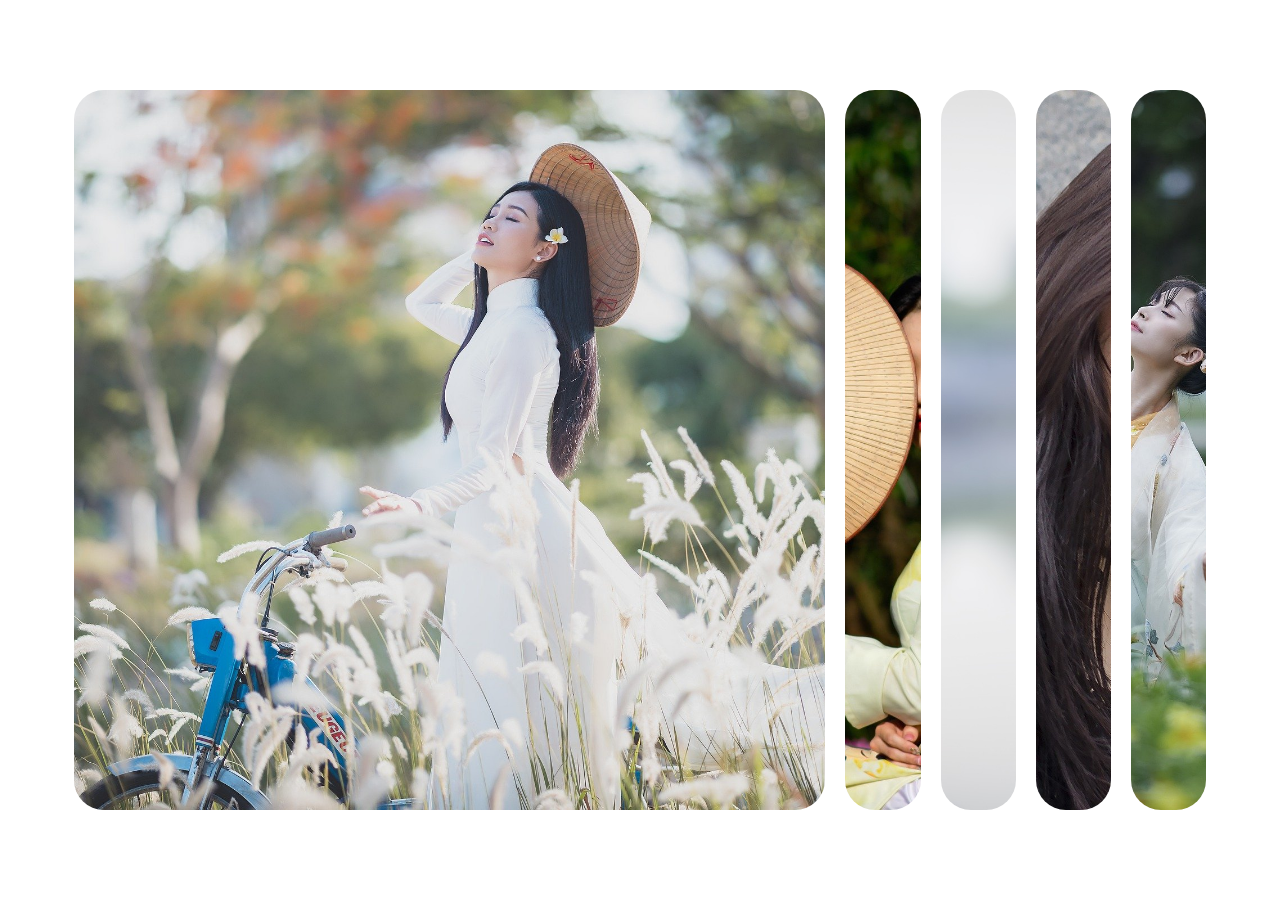
<file: Day1/index.html>
<!DOCTYPE html>
<html lang="en">
    <head>
        <meta charset="UTF-8" />
        <meta http-equiv="X-UA-Compatible" content="IE=edge" />
        <meta name="viewport" content="width=device-width, initial-scale=1.0" />
        <title>Document</title>
        <link rel="stylesheet" href="./style.css" />
    </head>
    <body>
        <div class="main">
            <div class="panel panel1 active"></div>
            <div class="panel panel2"></div>
            <div class="panel panel3"></div>
            <div class="panel panel4"></div>
            <div class="panel panel5"></div>
        </div>
        <script src="./main.js"></script>
    </body>
</html>
</file>
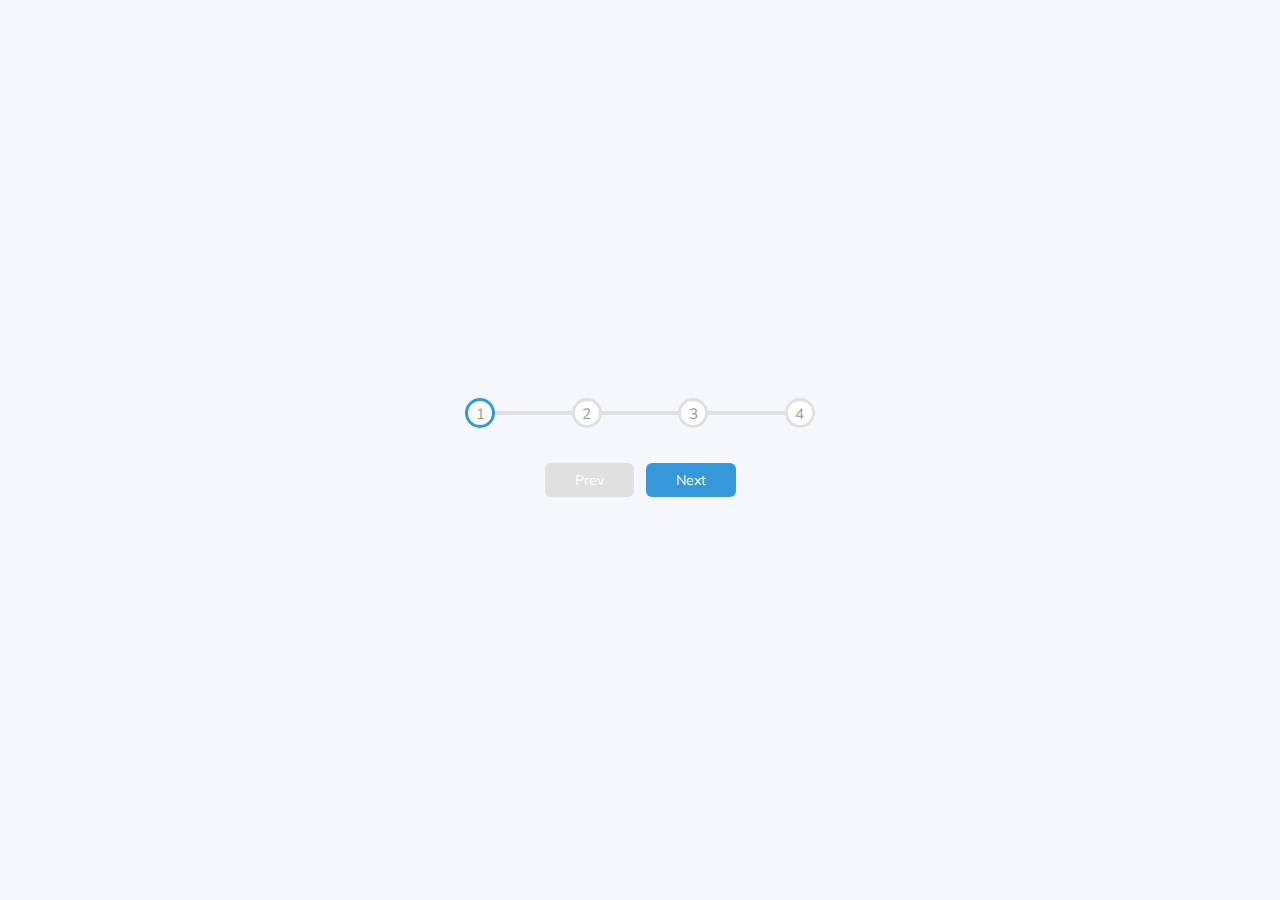
<file: Day2/index.html>
<!DOCTYPE html>
<html lang="en">
    <head>
        <meta charset="UTF-8" />
        <meta http-equiv="X-UA-Compatible" content="IE=edge" />
        <meta name="viewport" content="width=device-width, initial-scale=1.0" />
        <title>Document</title>
        <link rel="stylesheet" href="./style.css" />
    </head>
    <body>
        <div class="main">
            <div class="progress__main">
                <div class="progress__sub"></div>
                <div class="circle active">1</div>
                <div class="circle">2</div>
                <div class="circle">3</div>
                <div class="circle">4</div>
            </div>
            <button id="prev" class="btn">Prev</button>
            <button id="next" class="btn" disabled>Next</button>
        </div>
        <script src="./main.js"></script>
    </body>
</html>
</file>
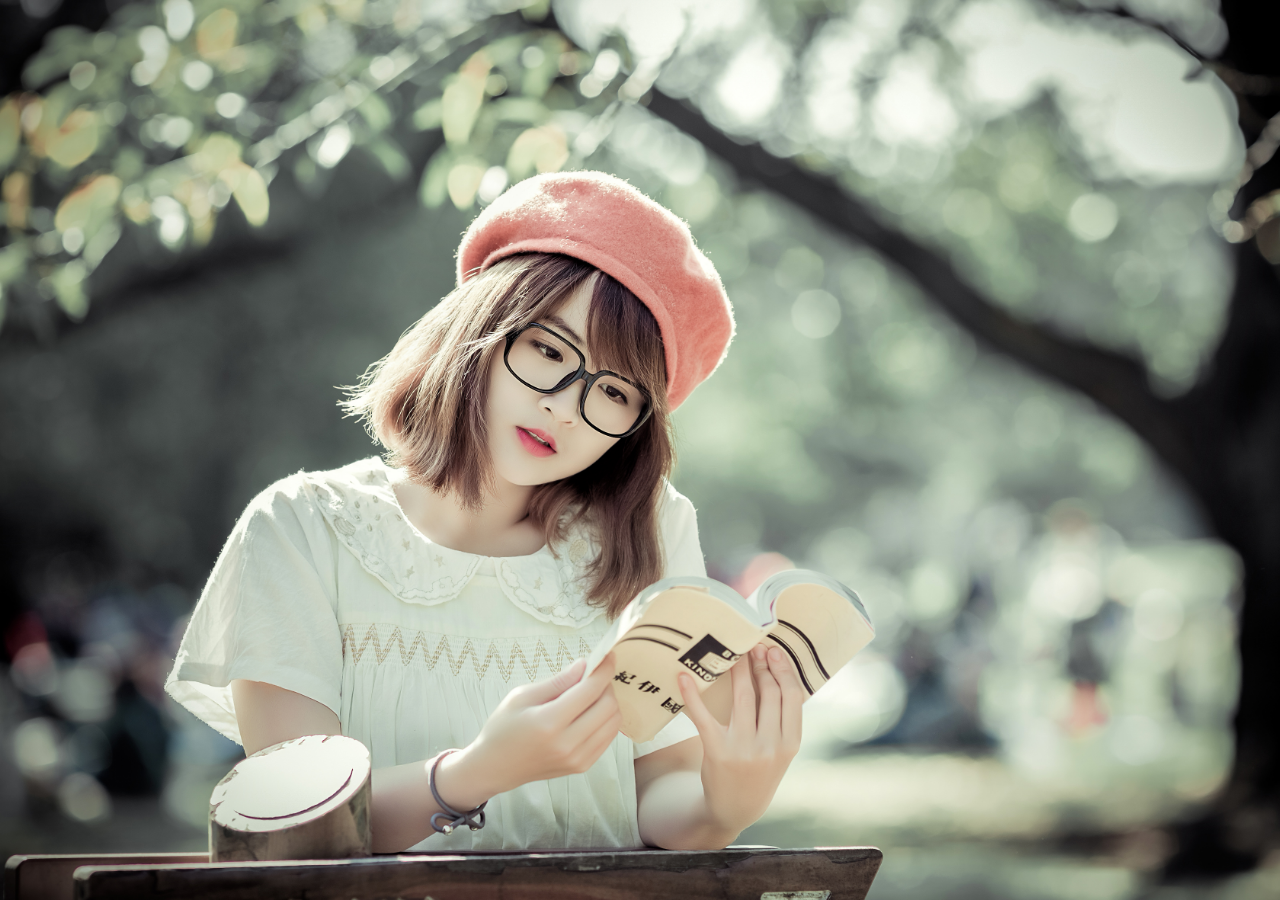
<file: Day5/index.html>
<!DOCTYPE html>
<html lang="en">
    <head>
        <meta charset="UTF-8" />
        <meta http-equiv="X-UA-Compatible" content="IE=edge" />
        <meta name="viewport" content="width=device-width, initial-scale=1.0" />
        <title>Document</title>
        <link rel="stylesheet" href="./style.css" />
    </head>
    <body>
        <div class="main">
            <div class="background" style="filter: blur(0px)"></div>
            <div class="loading" style="opacity: 0">100%</div>
        </div>
        <script src="./main.js"></script>
    </body>
</html>
</file>
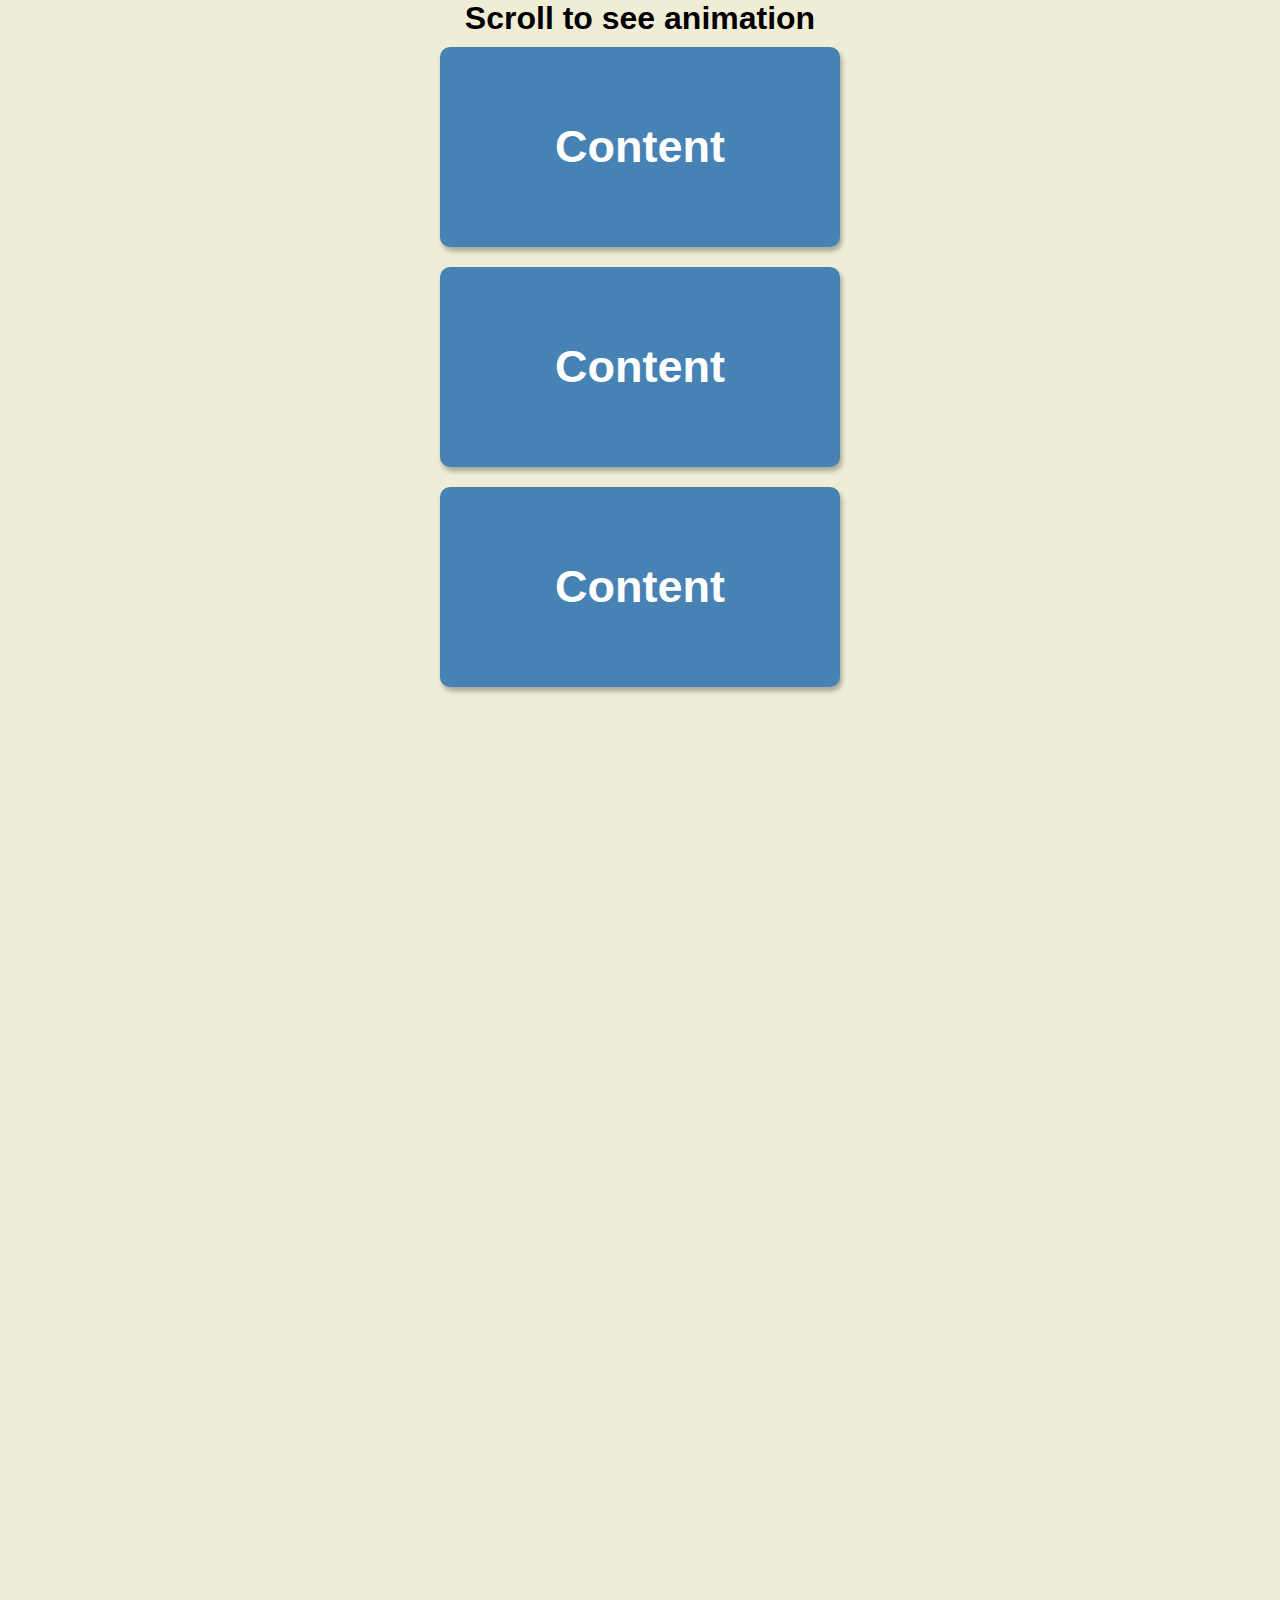
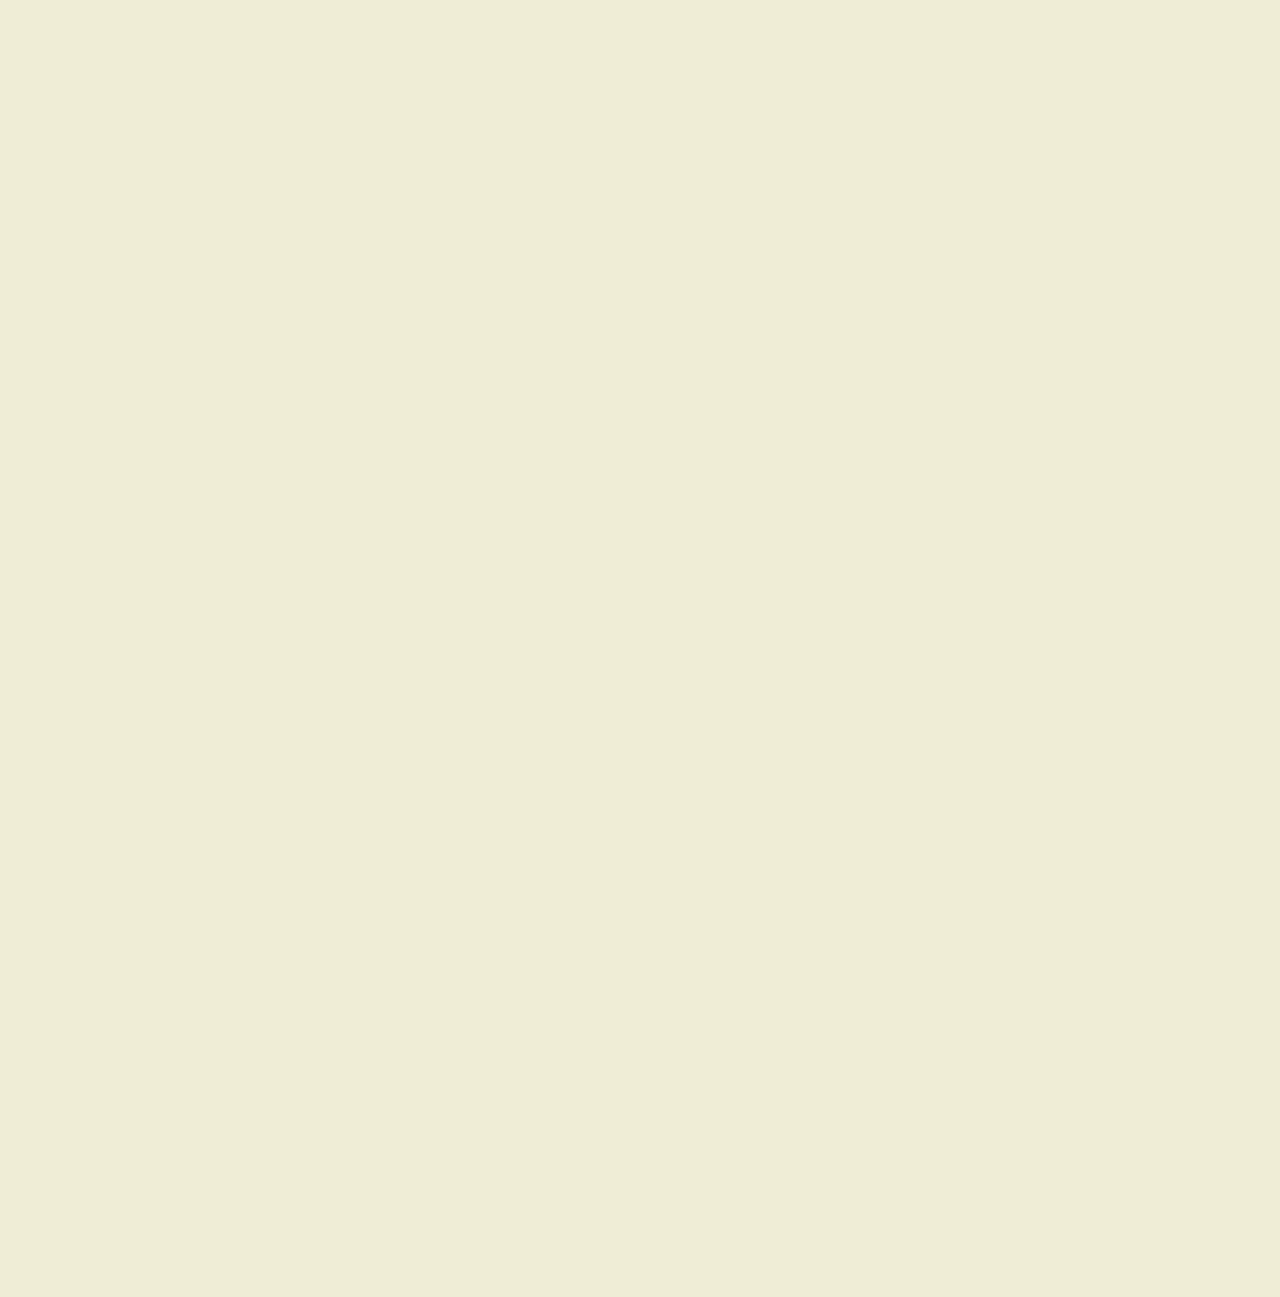
<file: Day6/index.html>
<!DOCTYPE html>
<html lang="en">
    <head>
        <meta charset="UTF-8" />
        <meta http-equiv="X-UA-Compatible" content="IE=edge" />
        <meta name="viewport" content="width=device-width, initial-scale=1.0" />
        <title>Document</title>
        <link rel="stylesheet" href="./style.css" />
    </head>
    <body>
        <div class="container">
            <h1>Scroll to see animation</h1>
            <div class="box show">
                <h2>Content</h2>
            </div>
            <div class="box show">
                <h2>Content</h2>
            </div>
            <div class="box show">
                <h2>Content</h2>
            </div>
            <div class="box">
                <h2>Content</h2>
            </div>
            <div class="box">
                <h2>Content</h2>
            </div>
            <div class="box">
                <h2>Content</h2>
            </div>
            <div class="box">
                <h2>Content</h2>
            </div>
            <div class="box">
                <h2>Content</h2>
            </div>
            <div class="box">
                <h2>Content</h2>
            </div>
            <div class="box">
                <h2>Content</h2>
            </div>
            <div class="box">
                <h2>Content</h2>
            </div>
            <div class="box">
                <h2>Content</h2>
            </div>
            <div class="box">
                <h2>Content</h2>
            </div>
        </div>
        <script src="./main.js"></script>
    </body>
</html>
</file>
<file: Day1/style.css>
@import url("https://fonts.googleapis.com/css?family=Muli&display=swap");

* {
    margin: 0;
    padding: 0;
    box-sizing: border-box;
}
body {
    display: flex; /*Căn chỉnh cho main ở giữa*/
    justify-content: center;
    align-items: center;
    height: 100vh;
}
.main {
    width:90vw;
    display: flex;
}
.panel {
    width: 90vw;
    height: 80vh;
    flex:0.5;
    background-size: cover;
    background-repeat: no-repeat;
    background-position: center;
    border-radius: 30px;
    margin:10px;
    position: relative;
    cursor: pointer;
    transition: flex 0.5s ease-in;/* transition chuyển cảnh /thuộc tính thay đổi/time/thể loại*/
}
.panel1 {
    background-image: url("./img/ao-dai-g143ba3a05_1920.jpg")
}
.panel2 {
    background-image: url("./img/female-gd3fed653b_1920.jpg")
}
.panel3 {
    background-image: url("./img/peach-blossom-g161a55af6_1920.jpg")
}
.panel4 {
    background-image: url("./img/sexy-girl-g2943eaf11_1920.jpg")
}
.panel5 {
    background-image: url("./img/woman-g9c04d05e3_1920.jpg")
}
.panel h3 {
    position: absolute;
    bottom: 2%;
    left: 10px;
    color: #fff;
    opacity: 0;
    transition: opacity 0.5s ease-in;
}
.active {
    flex: 5;
}
.active h3 {
    opacity: 1;
}
</file>
<file: Day2/style.css>
@import url("https://fonts.googleapis.com/css?family=Muli&display=swap");

* {
    padding: 0;
    margin: 0;
    box-sizing: border-box;
}
html {
    font-size: 62.5%;
}
body {
    font-size: 62.5%;
    background-color: #f6f7fb;
    font-family: "Muli", sans-serif;
    display: flex;
    align-items: center;
    justify-content: center;
    height: 100vh;
    overflow: hidden;
}
button {
    padding: 0.8rem 3rem;
    margin: 0.5rem;
    border-radius: 0.6rem;
    border: none;
    background-color: #e0e0e0;
    color: white;
    font-size: 14px;
    cursor: pointer;
    font-family: "Muli", sans-serif;
}
.main {
    text-align: center;
}
.progress__main {
    display: flex;
    justify-content: space-between;
    position: relative;
    margin-bottom: 30px;
    max-width: 100%;
    width: 350px;
    position: relative;
}
.progress__sub {
    background-color: #3498db;
    width: 0%;
    position: absolute;
    top: 50%;
    left: 0;
    transform: translateY(-50%);
    height: 4px;
    z-index: -1;
    transition: 0.4s ease;
}
.progress__main::before {
    content: "";
    height: 4px;
    width: 100%;
    background-color: #e0e0e0;
    position: absolute;
    top: 50%;
    left: 0;
    transform: translateY(-50%);
    z-index: -1;
}
.circle {
    background-color: #fff;
    color: #999;
    border-radius: 50%;
    height: 30px;
    width: 30px;
    display: flex;
    align-items: center;
    justify-content: center;
    border: 3px solid #e0e0e0;
    transition: 0.4s ease;
    font-size: 15px;
}
.active {
    border-color: #3498db;
}
.btn:active {
    transform: scale(0.98);
}

.btn:focus {
    outline: 0;
}

.btn:disabled {
    background-color: #3498db;
    cursor: not-allowed;
}
</file>
<file: Day5/style.css>
* {
    padding: 0;
    margin: 0;
    box-sizing: border-box;
}
.main {
    display: flex;
    justify-content: center;
    align-items: center;
    height: 100vh;
    overflow: hidden;
}
.background {
    background-image: url(./img/img1.jpg);
    background-repeat: no-repeat;
    background-size: cover;
    height: 100%;
    width: 100%;
    position: absolute; /* khi này kích thước của main sẽ không phụ thuộc và element này chỉ phụ thuộc vào loadding , kích thước element sẽ random vì kích thước bị giới hạn bởi main, khi chiểu cao đủ thì sẽ full ảnh*/
    z-index: -1;
    filter: blur(0px);
}
.loading {
    position: relative;
    font-size: 50px;
    color: white;
    opacity: 0;
}
</file>
<file: Day6/style.css>
* {
    margin: 0;
    padding: 0;
    box-sizing: border-box;
    font-family: "Roboto", sans-serif;
}
.container {
    background-color: #efedd6;
    display: flex;
    justify-content: center;
    align-items: center;
    flex-direction: column;
    overflow-x: hidden;
}
.box {
    background-color: steelblue;
    color: white;
    width: 400px;
    height: 200px;
    display: flex;
    justify-content: center;
    align-items: center;
    margin: 10px;
    box-shadow: 2px 4px 5px rgb(0 0 0 / 30%);
    border-radius: 10px;
    transform: translateX(400%);
    transition: transform 0.5s ease;
}
.box:nth-of-type(even) {
    transform: translateX(-400%);
}
h1 {
    text-align: center;
}
h2 {
    font-size: 45px;
}
.box.show {
    transform: translateX(0);
}
</file>
